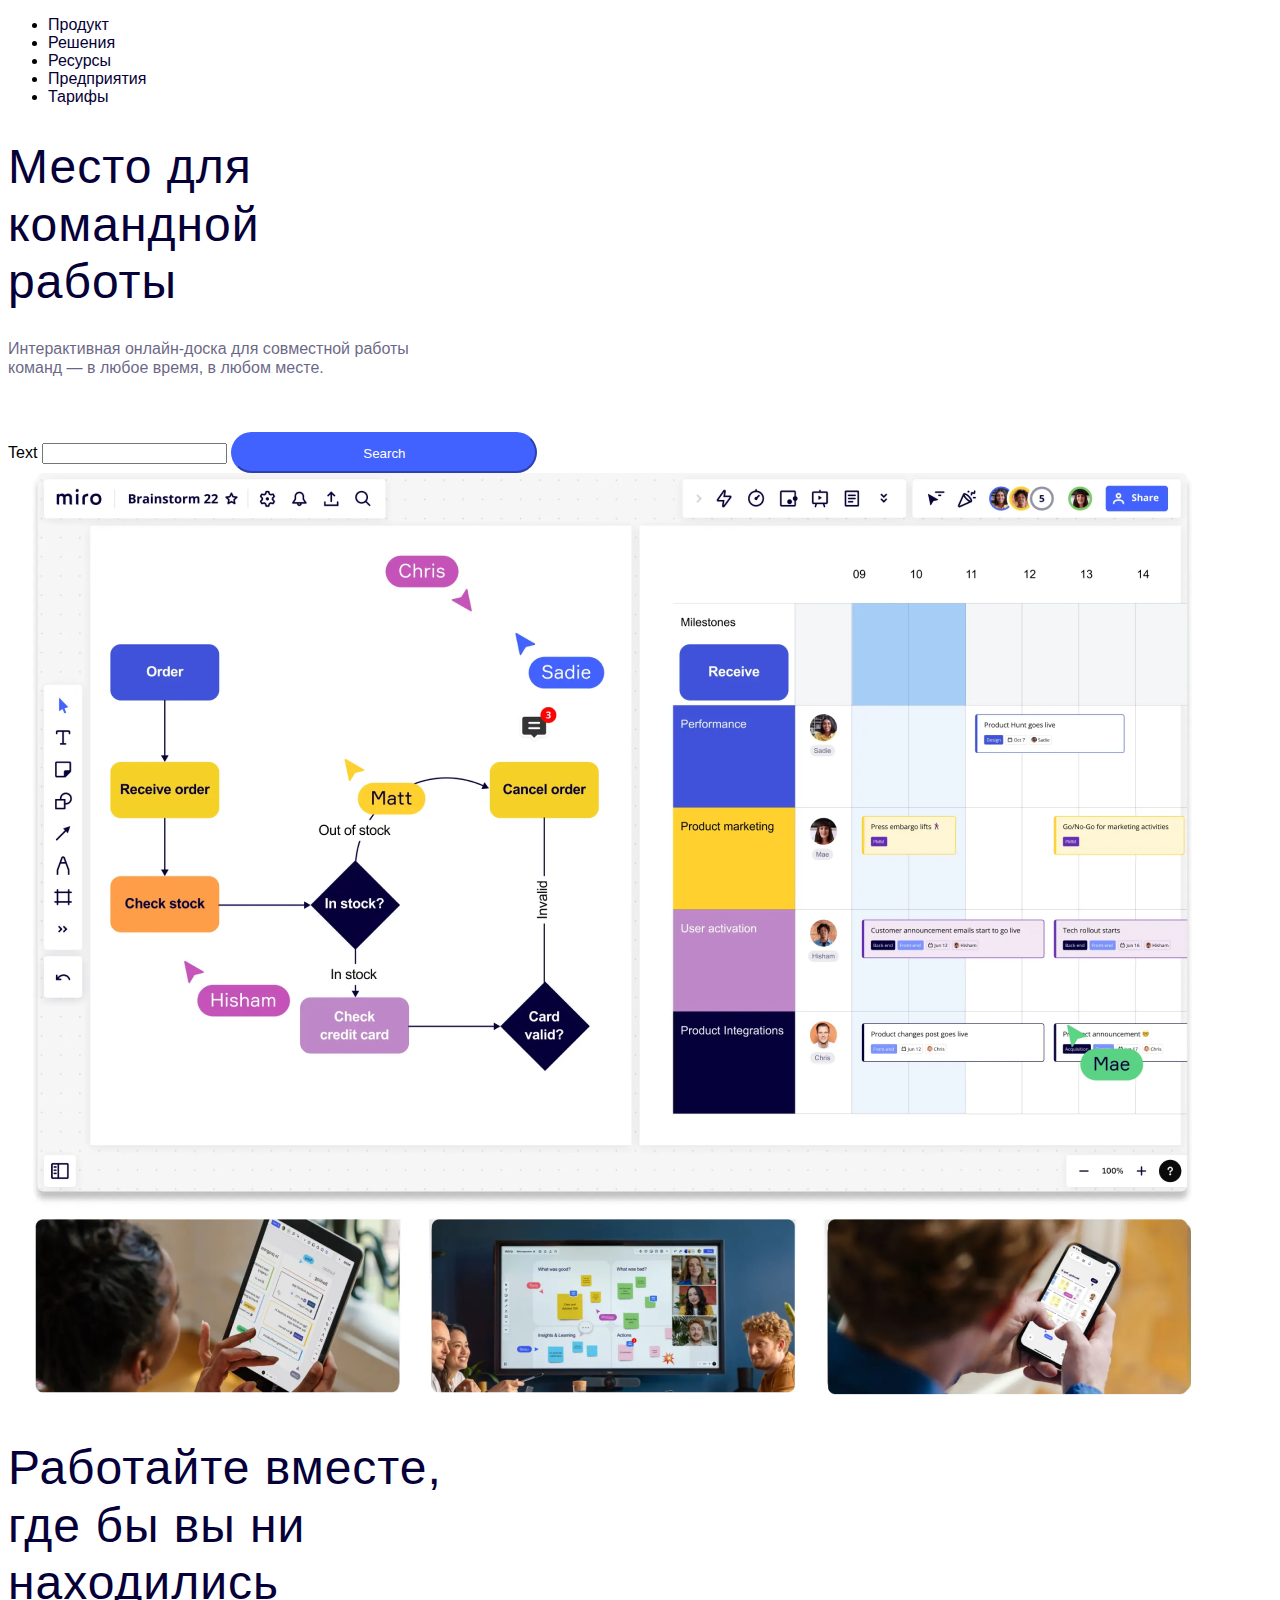
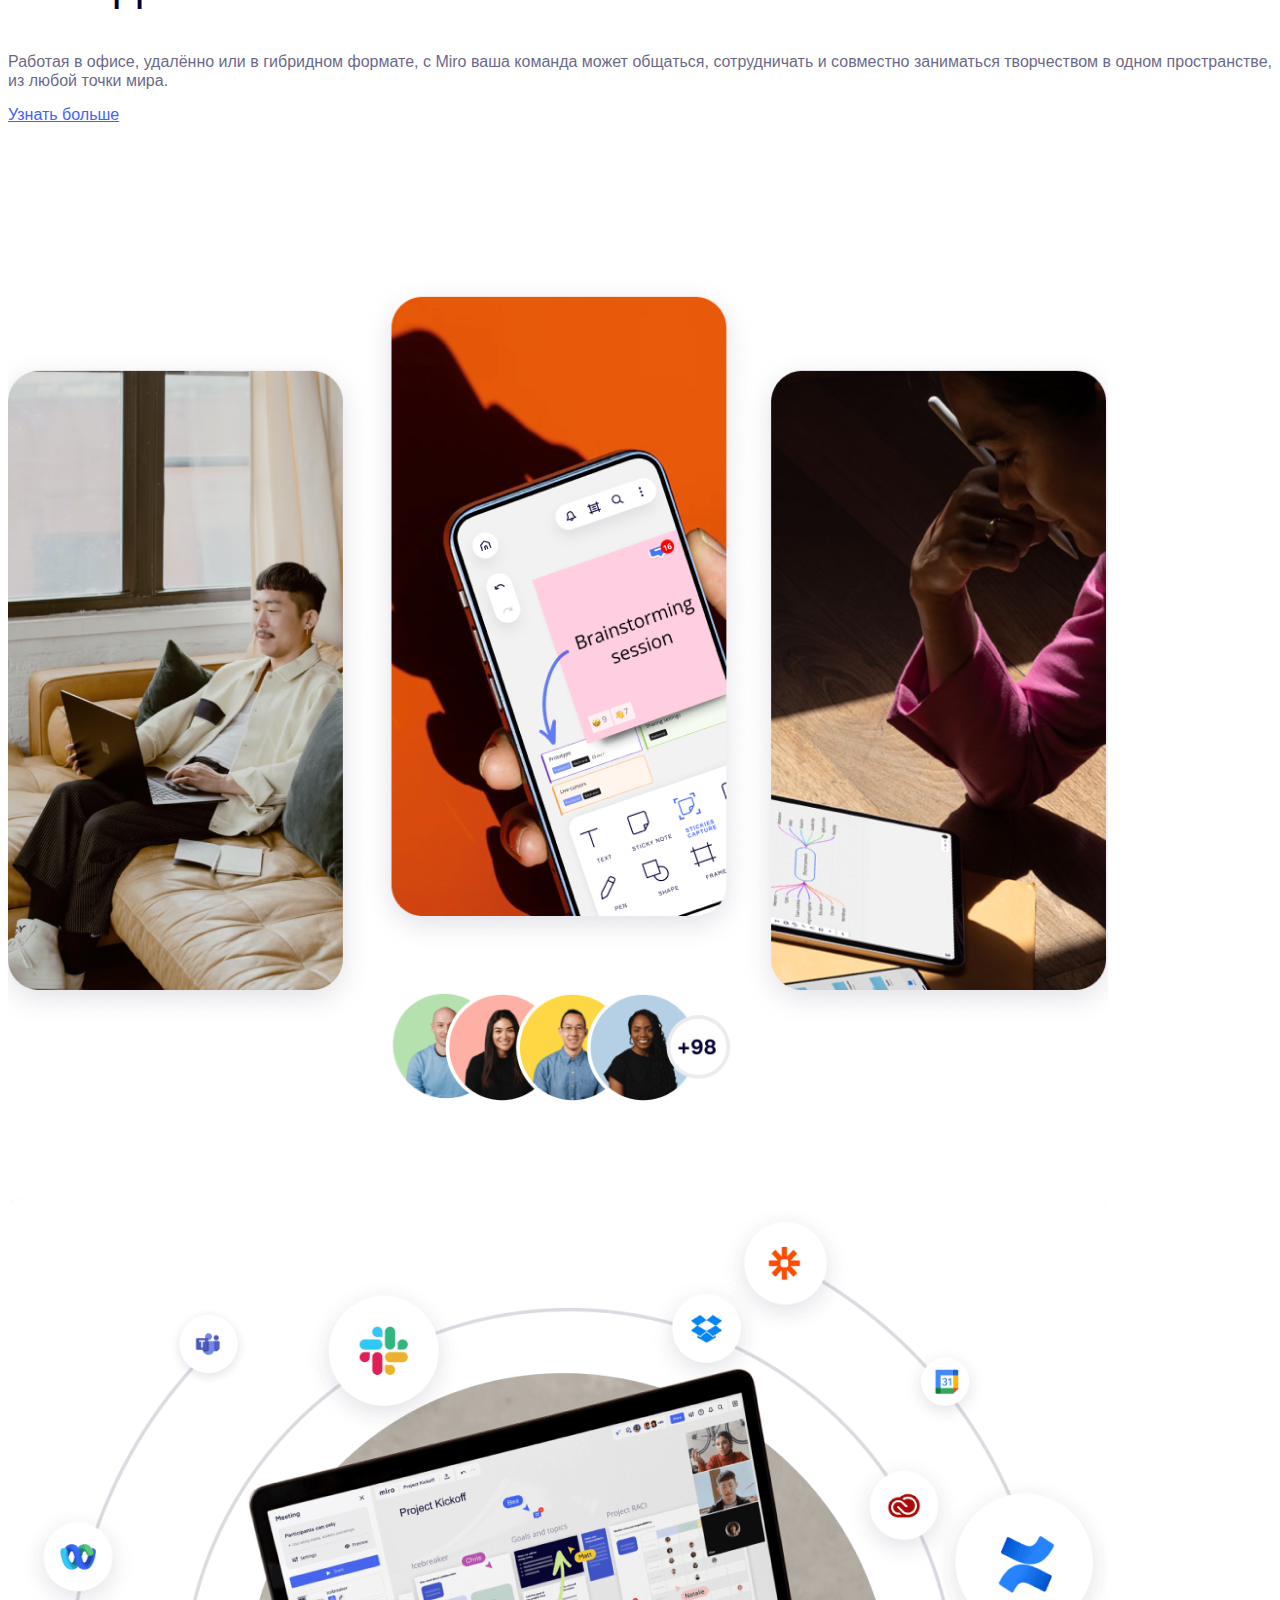
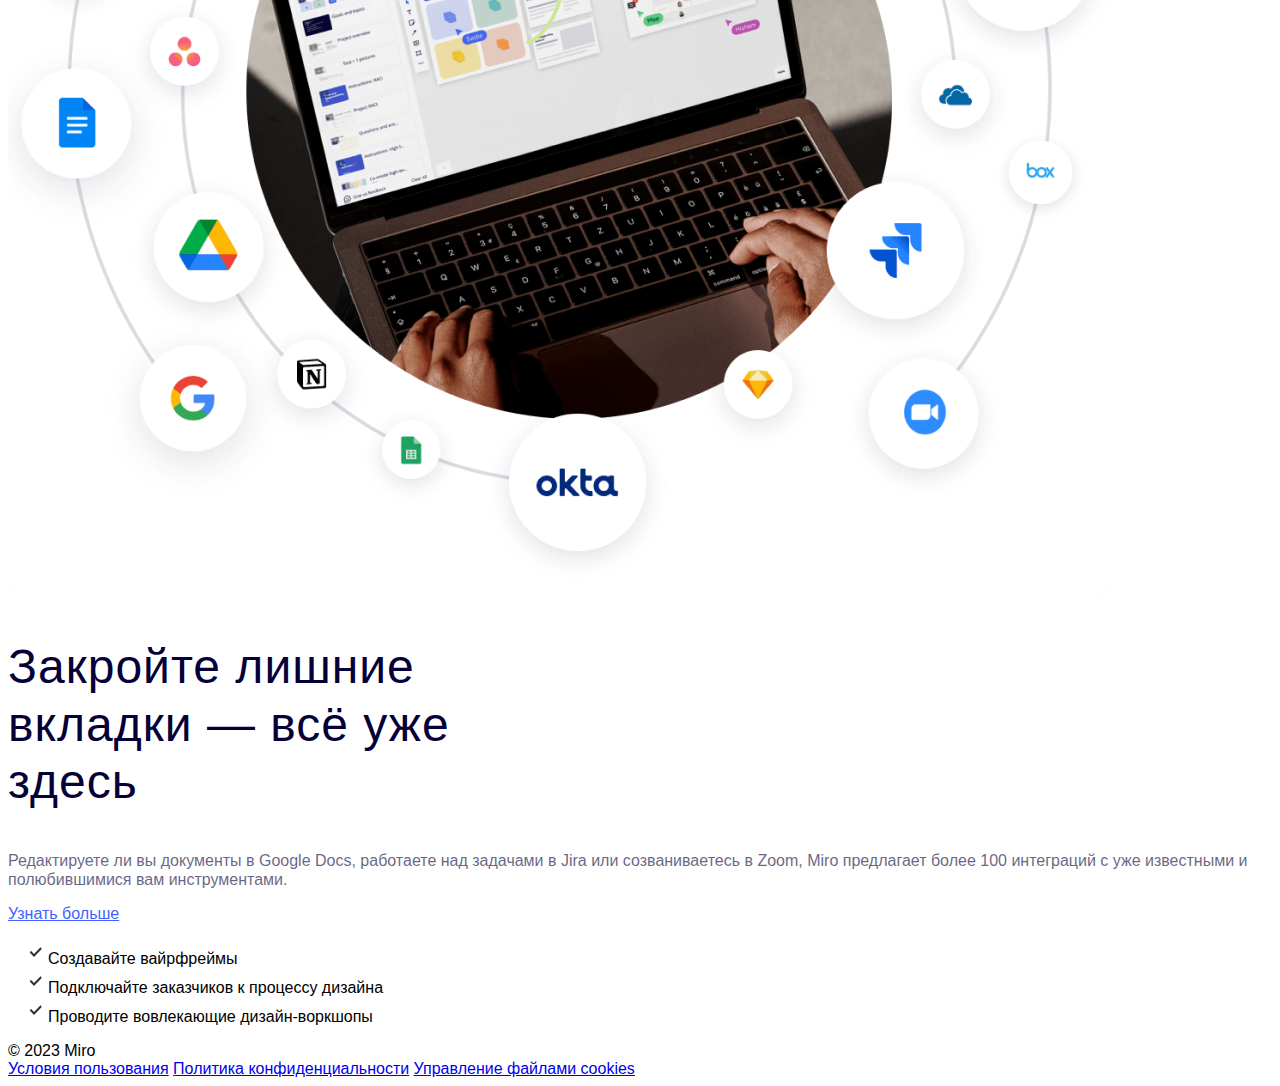
<file: 1-Miro/index.html>
<!DOCTYPE html>
<html lang="ru">

<head>
  <meta charset="UTF-8" />
  <meta name="viewport" content="width=device-width, initial-scale=1.0" />
  <title>Miro</title>
  <link rel="stylesheet" href="./styles/style.css" />
</head>

<body>
  <header>
    <nav>
      <ul>
        <li><a href="#">Продукт</a></li>
        <li><a href="#">Решения</a></li>
        <li><a href="#">Ресурсы</a></li>
        <li><a href="#">Предприятия</a></li>
        <li><a href="#">Тарифы</a></li>
      </ul>
    </nav>
  </header>

  <main>
    <section>
      <div>
        <h1>Место для командной работы</h1>
        <p class="captionHero">
          Интерактивная онлайн-доска для совместной работы команд — в любое
          время, в любом месте.
        </p>
        <form action="https://www.youtube.com/results" method="get">
          <label for="query">Text</label>
          <input type="text" id="query" name="search_query" />
          <button type="submit" id="submitButton">Search</button>
        </form>
      </div>
      <img src="./images/section-1.png" alt="Структура работы Miro" />
    </section>

    <section>
      <div>
        <h2>Работайте вместе, где бы вы ни находились</h2>
        <p class="textBody">
          Работая в офисе, удалённо или в гибридном формате, с Miro ваша
          команда может общаться, сотрудничать и совместно заниматься
          творчеством в одном пространстве, из любой точки мира.
        </p>
        <a href="#" class="textLink">Узнать больше</a>
      </div>
      <img src="./images/section-2.png" alt="Работайте с мобильный устройств в Miro" />
    </section>

    <section>
      <img src="./images/section-3.png" alt="Интеграции в Miro" />
      <div>
        <h2>Закройте лишние вкладки — всё уже здесь</h2>
        <p>
          Редактируете ли вы документы в Google Docs, работаете над задачами в
          Jira или созваниваетесь в Zoom, Miro предлагает более 100 интеграций
          с уже известными и полюбившимися вам инструментами.
        </p>
        <a href="#" class="textLink">Узнать больше</a>
      </div>
    </section>

    <section class="section_team">
      <ul class="list-team">
        <li>Создавайте вайрфреймы</li>
        <li>Подключайте заказчиков к процессу дизайна</li>
        <li>Проводите вовлекающие дизайн-воркшопы</li>
      </ul>

    </section>

    <section class="section_table">
      <table>
        <caption>
          Таблица расходов и доходов
        </caption>
        <thead>
          <tr>
            <th>Год</th>
            <th colspan="2">2023</th>
            <th colspan="2">2024</th>
          </tr>
          <tr>
            <th>Полугодия</th>
            <th>1</th>
            <th>2</th>
            <th>1</th>
            <th>2</th>
          </tr>
        </thead>
        <tbody>
          <tr>
            <th>Доход</th>
            <td>1500$</td>
            <td>1800$</td>
            <td>2000$</td>
            <td>3000$</td>
          </tr>
          <tr>
            <th>Расход</th>
            <td>-500$</td>
            <td>-600$</td>
            <td>-700$</td>
            <td>-1000$</td>
          </tr>
        </tbody>
        <tfoot>
          <tr>
            <th>Итог</th>
            <td>1000$</td>
            <td>1200$</td>
            <td>1300$</td>
            <td>2000$</td>
          </tr>
        </tfoot>
      </table>
    </section>

  </main>
  <footer>
    <div>&#169; 2023 Miro</div>
    <div>
      <a href="#">Условия пользования</a>
      <a href="#">Политика конфиденциальности</a>
      <a href="#">Управление файлами cookies</a>
    </div>
  </footer>
</body>

</html>
</file>
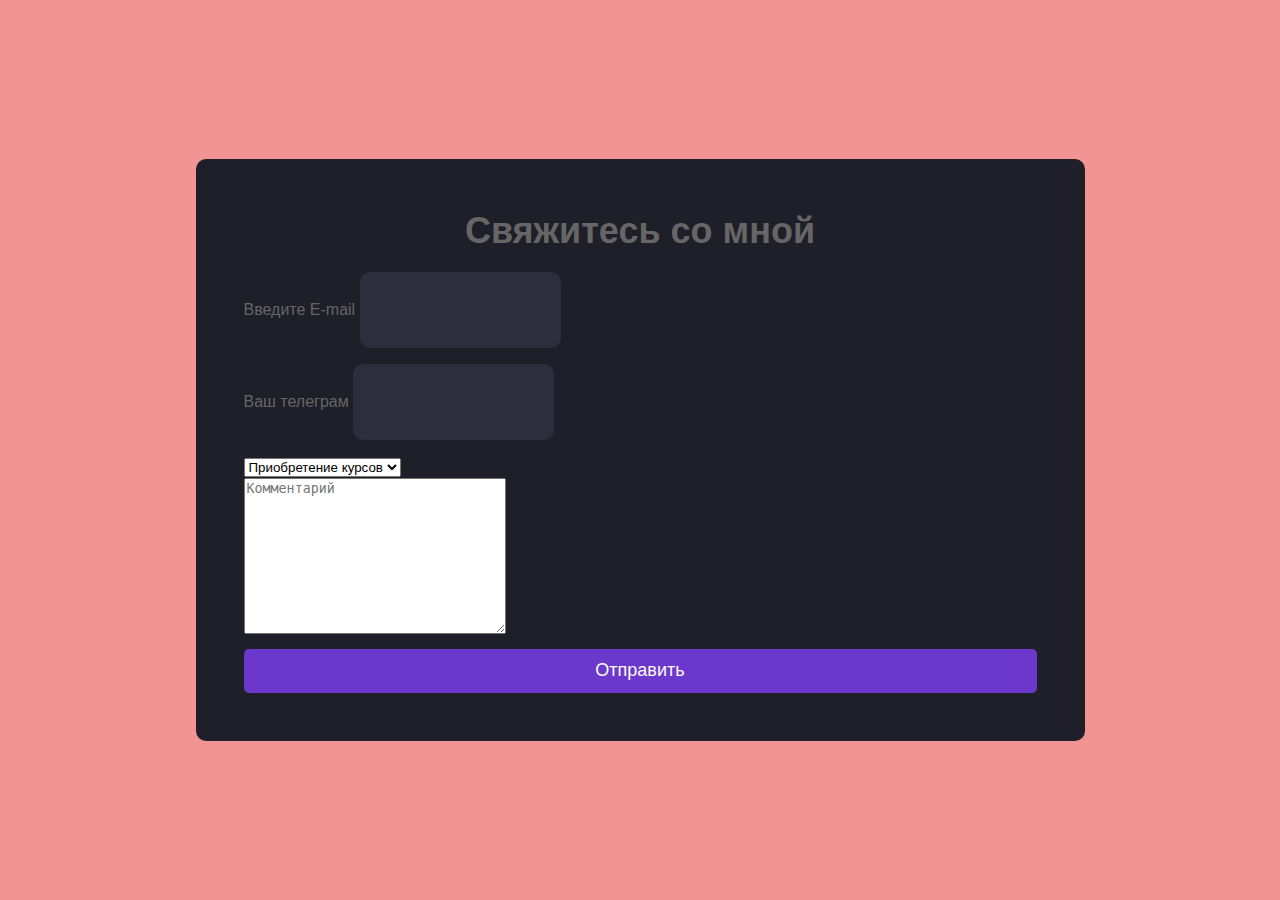
<file: 2-Form/index.html>
<!DOCTYPE html>
<html lang="ru">

<head>
  <meta charset="UTF-8" />
  <meta name="viewport" content="width=device-width, initial-scale=1.0" />
  <title>Form</title>
  <link rel="stylesheet" href="./styles/style.css" />
</head>

<body>
  <main>
    <section>
      <div class="container">
        <div class="form_component">
          <h1>Свяжитесь со мной</h1>
          <form action="#" method="get">
            <div>
              <label for="email">Введите E-mail</label>
              <input type="email" id="email" name="email" required />
            </div>

            <div>
              <label for="telegram">Ваш телеграм</label>
              <input type="text" id="telegram" name="telegram" />
            </div>

            <div>
              <select name="theme" id="theme">
                <option value="1" selected>Приобретение курсов</option>
                <option value="2">Заказ курсов</option>
                <option value="2">Ведение курсов</option>
              </select>
            </div>

            <div>
              <textarea name="comment" id="comment" placeholder="Комментарий" rows="10" cols="30"></textarea>
            </div>
            <button type="submit" id="button_submit">Отправить</button>
          </form>
        </div>
      </div>
    </section>
  </main>
</body>

</html>
</file>
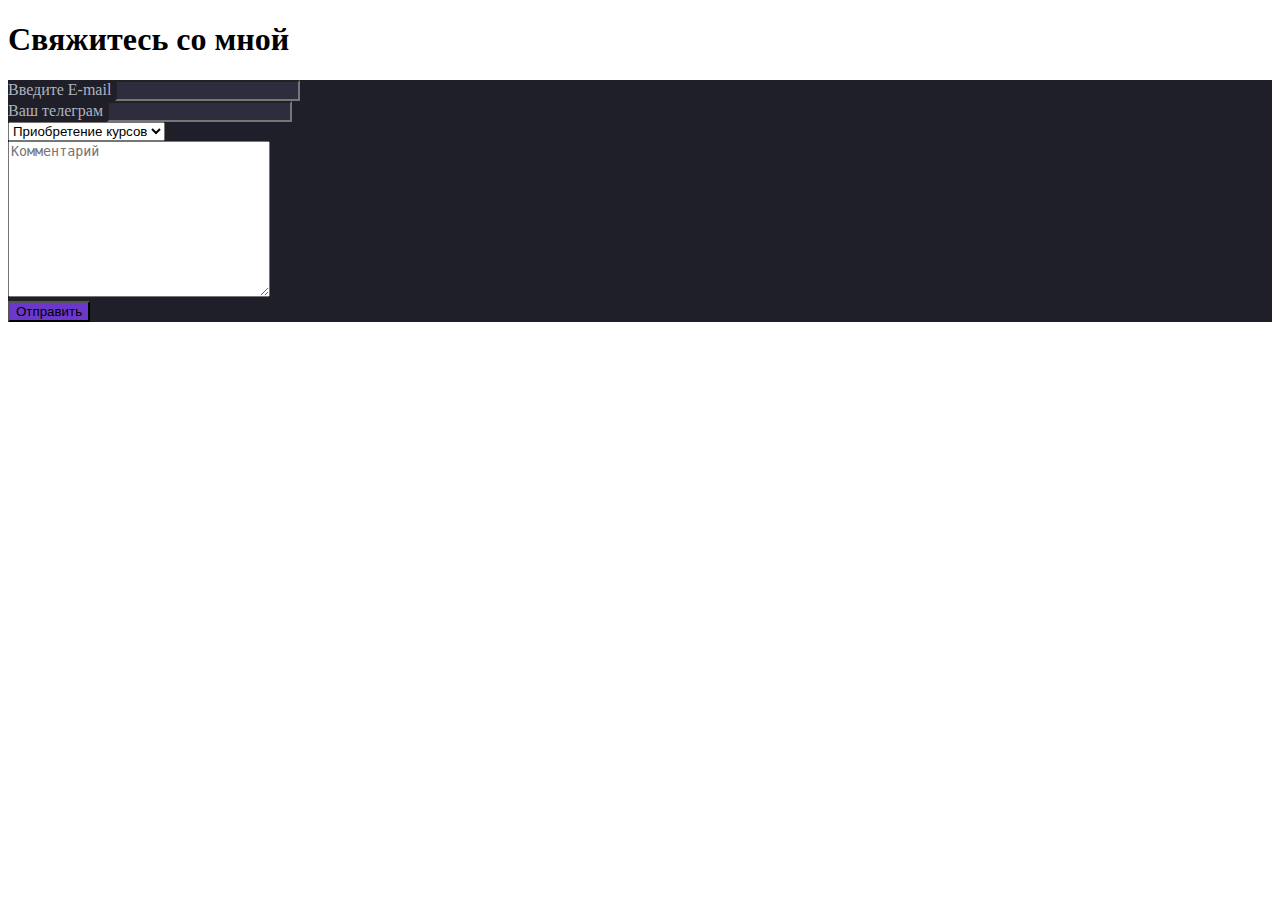
<file: 2-PurpleForm/index.html>
<!DOCTYPE html>
<html lang="ru">
  <head>
    <meta charset="UTF-8" />
    <meta name="viewport" content="width=device-width, initial-scale=1.0" />
    <title>Form</title>
    <link rel="stylesheet" href="./slyles/slyle.css" />
  </head>
  <body>
    <main>
      <section>
        <h1>Свяжитесь со мной</h1>
        <form action="#" method="get">
          <div>
            <label for="email">Введите E-mail</label>
            <input type="email" id="email" name="email" required />
          </div>

          <div>
            <label for="telegram">Ваш телеграм</label>
            <input type="text" id="telegram" name="telegram" />
          </div>

          <div>
            <select name="theme" id="theme">
              <option value="1" selected>Приобретение курсов</option>
              <option value="2">Заказ курсов</option>
              <option value="2">Ведение курсов</option>
            </select>
          </div>

          <div>
            <textarea
              name="comment"
              id="comment"
              placeholder="Комментарий"
              rows="10"
              cols="30"
            ></textarea>
          </div>
          <button type="submit">Отправить</button>
        </form>
      </section>
    </main>
  </body>
</html>
</file>
<file: 1-Miro/styles/style.css>
body {
    font-family: Roboto, sans-serif;
}

h1 {
    font-size: 48px;
    color: #050038;
    font-weight: 400;
    line-height: 1.2;
    letter-spacing: 1px;

    max-width: 285px;
    margin-bottom: 28px;
}

h2 {
    font-size: 48px;
    color: #050038;
    font-weight: 400;
    line-height: 1.2;
    letter-spacing: 1px;

    max-width: 454px;
}

.captionHero {
    color: #050038;
    max-width: 424px;
    margin-bottom: 55px;
}

p {
    font-weight: 400;
    line-height: 1.2;
    color: #050038;
    opacity: 0.6;

}

header a {
    font-size: 16px;
    color: #050038;
    text-decoration: none;

}



#submitButton {
background-color: #4262FF;
color: #FFF;
border-color: #4262FF;
border-radius: 32px;
padding-left: 130px;
padding-right: 130px;
padding-top: 12px;
padding-bottom: 10px;
}

.textLink {
color: #4262FF;
text-decoration: underline;
}

.section_table {
    display: none;
}

/* Стили нижнего списка */
.list-team {
    list-style: none;
}

.list-team li::marker {
    content: url(../images/check.svg)
}
</file>
<file: 2-Form/styles/style.css>
* {
    margin: 0;
}

body {
    font-family: 'Open Sans', sans-serif;
    font-weight: 400;
    font-size: 16px;
    line-height: 1.38;
    color: #666666;
}

section {
    display: block;
    background-color: #F39494;
    height: 100vh;
}

h1 {
    font-family: 'Open Sans', sans-serif;
    font-weight: 700;
    font-size: 36px;
    line-height: 1.36;
    margin-bottom: 16px;
    text-align: center;
}

.container {
    display: flex;
    flex-direction: column;
    justify-content: center;
    align-items: center;
    height: 100%;
    width: 100%;
}

.form_component {
    width: 793px;
    background-color: #1E1F29;
    padding: 48px;
    border-style: none;
    border-radius: 10px;
}

form {
    width: 100%;
    display: flex;
    flex-direction: column;
    align-items: stretch;
    justify-content: flex-start;
}

input {
    background-color: #2E2D3D;
    border-style: none;
    border-radius: 10px;
    min-height: 58px;
    padding: 9px 12px;
    margin-bottom: 16px;
}

#button_submit {
    font-size: 18px;
    color: #FAFAFA;
    height: 44px;
    width: 100%;
    padding: 9px auto;
    background-color: #6C38CC;
    border: none;
    border-radius: 5px;
    margin-top: 8px;
}
</file>
<file: 2-PurpleForm/slyles/slyle.css>
form {
background-color: #1E1F29;

}

label {
color: #AFB2BF;
}

input {
background-color: #2E2D3D;

}

button {
background-color: #6C38CC;

}
</file>
